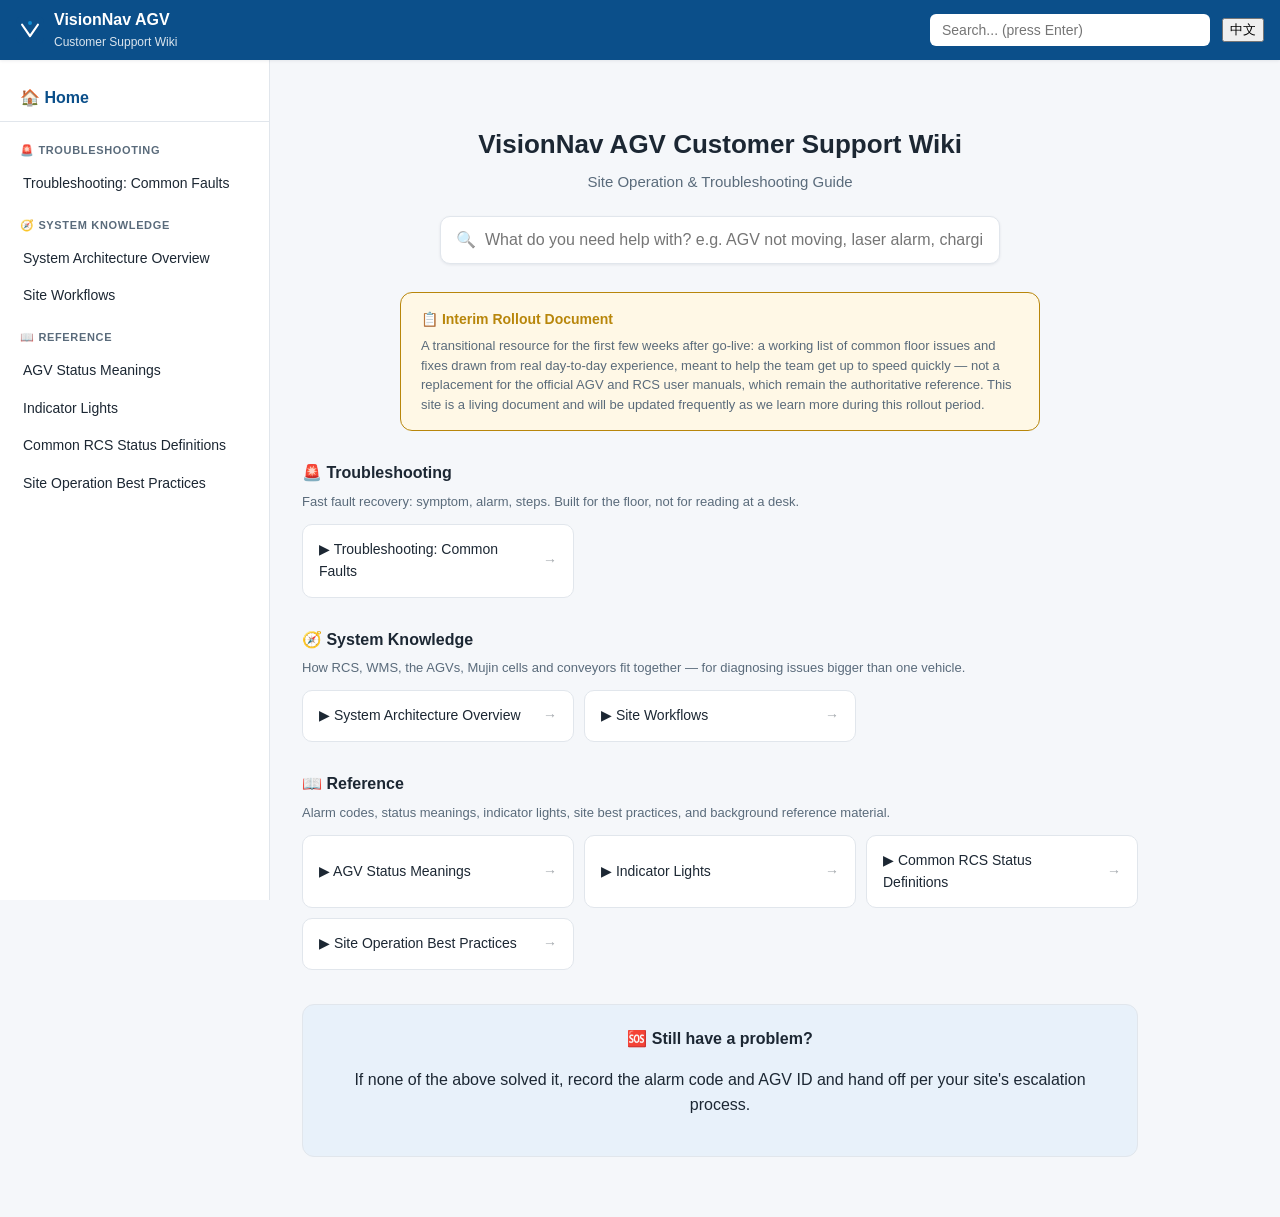
<file: index.html>
<!doctype html>
<html lang="en">
<head>
  <meta charset="utf-8" />
  <meta name="viewport" content="width=device-width, initial-scale=1" />
  <title>VisionNav AGV Customer Support Wiki</title>
  <meta name="description" content="VisionNav AGV Site Operation & Troubleshooting Guide for on-site operators and supervisors." />
  <link rel="icon" href="assets/logo.svg" type="image/svg+xml" />
  <link rel="stylesheet" href="assets/css/style.css" />
</head>
<body>
  <header class="vn-header">
    <button class="vn-menu-btn" id="menu-btn" aria-label="Open menu">☰</button>
    <a href="#/" class="vn-brand" style="color:#fff;">
      <img src="assets/logo.svg" alt="VisionNav" />
      <span>
        VisionNav AGV
        <span class="vn-brand-sub">Customer Support Wiki</span>
      </span>
    </a>
    <div class="vn-header-search">
      <input id="header-search-input" type="text" placeholder="Search... (press Enter)" autocomplete="off" />
    </div>
    <button class="vn-lang-btn" id="lang-btn" type="button" title="切换到中文" aria-label="切换到中文">中文</button>
  </header>

  <div class="vn-layout">
    <div class="vn-sidebar-overlay" id="sidebar-overlay"></div>
    <nav class="vn-sidebar" id="sidebar"></nav>
    <main class="vn-main" id="app">
      <div class="vn-loading">Loading…</div>
    </main>
  </div>

  <script src="assets/js/markdown.js"></script>
  <script src="assets/js/app.js"></script>
</body>
</html>
</file>
<file: assets/css/style.css>
/* VisionNav AGV Customer Support Wiki — stylesheet */

:root {
  --vn-blue: #0b4f8a;
  --vn-blue-dark: #073a68;
  --vn-blue-light: #e8f1fa;
  --vn-accent: #0f8fd6;
  --vn-red: #d64545;
  --vn-red-bg: #fdecec;
  --vn-yellow: #b8860b;
  --vn-yellow-bg: #fff8e6;
  --vn-green: #2f9e5b;
  --vn-green-bg: #eaf8ef;

  --bg: #f5f7fa;
  --surface: #ffffff;
  --text: #1c2733;
  --text-muted: #5a6b7b;
  --border: #e1e6ec;
  --sidebar-width: 270px;
  --header-height: 60px;
  --shadow: 0 1px 3px rgba(15, 30, 50, 0.08);
}

@media (prefers-color-scheme: dark) {
  :root {
    --bg: #0f1621;
    --surface: #17202c;
    --text: #e7edf3;
    --text-muted: #9aabbb;
    --border: #263241;
    --vn-blue-light: #12283c;
    --vn-red-bg: #3a1d1d;
    --vn-yellow-bg: #3a2f10;
    --vn-green-bg: #123322;
    --shadow: 0 1px 3px rgba(0, 0, 0, 0.4);
  }
}

* { box-sizing: border-box; }

html, body {
  margin: 0;
  padding: 0;
  background: var(--bg);
  color: var(--text);
  font-family: -apple-system, BlinkMacSystemFont, "Segoe UI", Roboto, "PingFang SC", "Microsoft YaHei", Arial, sans-serif;
  line-height: 1.55;
}

a { color: var(--vn-accent); text-decoration: none; }
a:hover { text-decoration: underline; }

/* Header */
.vn-header {
  position: fixed;
  top: 0; left: 0; right: 0;
  height: var(--header-height);
  background: var(--vn-blue);
  color: #fff;
  display: flex;
  align-items: center;
  padding: 0 16px;
  z-index: 100;
  box-shadow: var(--shadow);
  gap: 12px;
}
.vn-header .vn-menu-btn {
  display: none;
  background: none;
  border: none;
  color: #fff;
  font-size: 22px;
  cursor: pointer;
  padding: 4px 8px;
}
.vn-brand {
  display: flex;
  align-items: center;
  gap: 10px;
  color: #fff;
  font-weight: 600;
  font-size: 16px;
}
.vn-brand img, .vn-brand svg { height: 28px; width: 28px; }
.vn-brand .vn-brand-sub {
  font-weight: 400;
  font-size: 12px;
  opacity: 0.85;
  display: block;
}
.vn-header-search {
  margin-left: auto;
  width: 280px;
  max-width: 40vw;
}
.vn-header-search input {
  width: 100%;
  padding: 8px 12px;
  border-radius: 6px;
  border: none;
  font-size: 14px;
}

/* Layout */
.vn-layout {
  display: flex;
  margin-top: var(--header-height);
  min-height: calc(100vh - var(--header-height));
}

.vn-sidebar {
  width: var(--sidebar-width);
  flex-shrink: 0;
  background: var(--surface);
  border-right: 1px solid var(--border);
  position: fixed;
  top: var(--header-height);
  bottom: 0;
  left: 0;
  overflow-y: auto;
  padding: 16px 0 40px;
  z-index: 90;
}
.vn-sidebar h3 {
  font-size: 11px;
  text-transform: uppercase;
  letter-spacing: 0.06em;
  color: var(--text-muted);
  padding: 14px 20px 6px;
  margin: 0;
}
.vn-sidebar a.vn-nav-link {
  display: flex;
  align-items: center;
  gap: 8px;
  padding: 8px 20px;
  color: var(--text);
  font-size: 14px;
  border-left: 3px solid transparent;
}
.vn-sidebar a.vn-nav-link:hover {
  background: var(--vn-blue-light);
  text-decoration: none;
}
.vn-sidebar a.vn-nav-link.active {
  background: var(--vn-blue-light);
  border-left-color: var(--vn-blue);
  font-weight: 600;
}
.vn-sidebar a.vn-home-link {
  display: block;
  padding: 10px 20px;
  font-weight: 600;
  color: var(--vn-blue);
  border-bottom: 1px solid var(--border);
  margin-bottom: 6px;
}
@media (prefers-color-scheme: dark) {
  .vn-sidebar a.vn-home-link { color: var(--vn-accent); }
}

.vn-badge-dot {
  width: 8px; height: 8px; border-radius: 50%; flex-shrink: 0;
}
.vn-badge-dot.red { background: var(--vn-red); }
.vn-badge-dot.yellow { background: var(--vn-yellow); }
.vn-badge-dot.green { background: var(--vn-green); }

.vn-sidebar-overlay {
  display: none;
}

.vn-main {
  margin-left: var(--sidebar-width);
  flex: 1;
  padding: 28px 32px 60px;
  max-width: 900px;
}

/* Breadcrumb */
.vn-breadcrumb {
  font-size: 13px;
  color: var(--text-muted);
  margin-bottom: 18px;
}
.vn-breadcrumb a { color: var(--text-muted); }
.vn-breadcrumb .sep { margin: 0 6px; }
.vn-breadcrumb .current { color: var(--text); font-weight: 500; }

/* Home page */
.vn-home-hero {
  text-align: center;
  padding: 36px 16px 28px;
}
.vn-home-hero h1 {
  font-size: 26px;
  margin: 0 0 6px;
}
.vn-home-hero p.vn-tagline {
  color: var(--text-muted);
  margin: 0 0 22px;
  font-size: 15px;
}
.vn-search-box {
  max-width: 560px;
  margin: 0 auto;
  position: relative;
}
.vn-search-box input {
  width: 100%;
  padding: 14px 16px 14px 44px;
  font-size: 16px;
  border: 1px solid var(--border);
  border-radius: 10px;
  background: var(--surface);
  color: var(--text);
  box-shadow: var(--shadow);
}
.vn-search-box .icon {
  position: absolute;
  left: 16px; top: 50%;
  transform: translateY(-50%);
  font-size: 16px;
  opacity: 0.6;
}
.vn-search-results {
  max-width: 560px;
  margin: 8px auto 0;
  text-align: left;
  background: var(--surface);
  border: 1px solid var(--border);
  border-radius: 10px;
  box-shadow: var(--shadow);
  overflow: hidden;
  display: none;
}
.vn-search-results.open { display: block; }
.vn-search-results a {
  display: block;
  padding: 10px 16px;
  border-bottom: 1px solid var(--border);
  color: var(--text);
  font-size: 14px;
}
.vn-search-results a:last-child { border-bottom: none; }
.vn-search-results a:hover { background: var(--vn-blue-light); text-decoration: none; }
.vn-search-results .vn-result-cat {
  font-size: 11px;
  color: var(--text-muted);
  text-transform: uppercase;
  margin-left: 6px;
}
.vn-search-empty {
  padding: 14px 16px;
  color: var(--text-muted);
  font-size: 14px;
}

.vn-home-section {
  margin: 30px 0;
}
.vn-home-section h2 {
  font-size: 16px;
  margin: 0 0 12px;
  display: flex;
  align-items: center;
  gap: 8px;
}
.vn-section-desc {
  margin: -6px 0 12px;
  color: var(--text-muted);
  font-size: 13px;
}
.vn-tile-grid {
  display: grid;
  grid-template-columns: repeat(auto-fill, minmax(240px, 1fr));
  gap: 10px;
}
.vn-tile {
  display: flex;
  align-items: center;
  gap: 10px;
  padding: 14px 16px;
  background: var(--surface);
  border: 1px solid var(--border);
  border-radius: 10px;
  color: var(--text);
  font-size: 14px;
  font-weight: 500;
  transition: transform 0.1s ease, box-shadow 0.1s ease;
}
.vn-tile:hover {
  text-decoration: none;
  box-shadow: var(--shadow);
  transform: translateY(-1px);
  border-color: var(--vn-accent);
}
.vn-tile .vn-tile-arrow { margin-left: auto; opacity: 0.4; }

.vn-help-banner {
  margin-top: 34px;
  padding: 22px;
  background: var(--vn-blue-light);
  border: 1px solid var(--border);
  border-radius: 12px;
  text-align: center;
}
.vn-help-banner h2 { margin: 0 0 8px; font-size: 16px; }
.vn-help-banner .vn-btn { margin-top: 10px; }

.vn-notice-banner {
  max-width: 640px;
  margin: 0 auto 8px;
  padding: 16px 20px;
  background: var(--vn-yellow-bg);
  border: 1px solid var(--vn-yellow);
  border-radius: 12px;
  text-align: left;
}
.vn-notice-banner h2 {
  margin: 0 0 6px;
  font-size: 14px;
  color: var(--vn-yellow);
}
.vn-notice-banner p {
  margin: 0;
  font-size: 13px;
  color: var(--text-muted);
  line-height: 1.5;
}

.vn-btn {
  display: inline-block;
  background: var(--vn-blue);
  color: #fff;
  padding: 10px 20px;
  border-radius: 8px;
  font-size: 14px;
  font-weight: 600;
}
.vn-btn:hover { background: var(--vn-blue-dark); text-decoration: none; color: #fff; }

/* Article page */
.vn-article-header { margin-bottom: 18px; }
.vn-article-header h1 { margin: 0 0 10px; font-size: 24px; }
.vn-meta-row {
  display: flex;
  flex-wrap: wrap;
  gap: 8px;
  margin-bottom: 4px;
}
.vn-pill {
  display: inline-flex;
  align-items: center;
  gap: 5px;
  font-size: 12px;
  font-weight: 600;
  padding: 4px 10px;
  border-radius: 999px;
  border: 1px solid transparent;
}
.vn-pill.severity-red { background: var(--vn-red-bg); color: var(--vn-red); border-color: var(--vn-red); }
.vn-pill.severity-yellow { background: var(--vn-yellow-bg); color: var(--vn-yellow); border-color: var(--vn-yellow); }
.vn-pill.severity-green { background: var(--vn-green-bg); color: var(--vn-green); border-color: var(--vn-green); }
.vn-pill.level-1 { background: var(--vn-green-bg); color: var(--vn-green); }
.vn-pill.level-2 { background: var(--vn-yellow-bg); color: var(--vn-yellow); }
.vn-pill.level-3 { background: var(--vn-red-bg); color: var(--vn-red); }
.vn-pill.alarm { background: var(--vn-blue-light); color: var(--vn-blue); }
@media (prefers-color-scheme: dark) {
  .vn-pill.alarm { color: var(--vn-accent); }
}

.vn-article-body { font-size: 15px; }
.vn-article-body h2 {
  font-size: 17px;
  margin: 28px 0 10px;
  padding-bottom: 6px;
  border-bottom: 1px solid var(--border);
}
.vn-article-body h3 { font-size: 15px; margin: 18px 0 8px; }
.vn-article-body p { margin: 0 0 12px; }
.vn-article-body ul, .vn-article-body ol { padding-left: 22px; margin: 0 0 14px; }
.vn-article-body li { margin-bottom: 6px; }
.vn-article-body code {
  background: var(--vn-blue-light);
  padding: 1px 5px;
  border-radius: 4px;
  font-size: 0.9em;
}
.vn-article-body table {
  width: 100%;
  border-collapse: collapse;
  margin: 0 0 16px;
  font-size: 14px;
  display: block;
  overflow-x: auto;
}
.vn-article-body th, .vn-article-body td {
  border: 1px solid var(--border);
  padding: 8px 10px;
  text-align: left;
}
.vn-article-body th { background: var(--vn-blue-light); }
.vn-article-body strong { color: var(--text); }
.vn-article-body blockquote {
  border-left: 3px solid var(--vn-accent);
  margin: 0 0 14px;
  padding: 4px 14px;
  color: var(--text-muted);
  background: var(--vn-blue-light);
  border-radius: 0 6px 6px 0;
}

.vn-article-footer {
  margin-top: 34px;
  padding-top: 18px;
  border-top: 1px solid var(--border);
}

.vn-loading, .vn-error {
  padding: 40px 0;
  text-align: center;
  color: var(--text-muted);
}

.vn-footer {
  margin-left: var(--sidebar-width);
  padding: 24px 32px 40px;
  font-size: 13px;
  color: var(--text-muted);
  border-top: 1px solid var(--border);
}

/* Responsive */
@media (max-width: 900px) {
  :root { --sidebar-width: 240px; }
}

@media (max-width: 760px) {
  .vn-header .vn-menu-btn { display: inline-block; }
  .vn-header-search { display: none; }
  .vn-sidebar {
    transform: translateX(-100%);
    transition: transform 0.2s ease;
    width: 80vw;
    max-width: 300px;
    box-shadow: 2px 0 12px rgba(0,0,0,0.15);
  }
  .vn-sidebar.open { transform: translateX(0); }
  .vn-sidebar-overlay {
    display: none;
    position: fixed;
    inset: var(--header-height) 0 0 0;
    background: rgba(0,0,0,0.35);
    z-index: 80;
  }
  .vn-sidebar-overlay.open { display: block; }
  .vn-main { margin-left: 0; padding: 20px 16px 50px; }
  .vn-footer { margin-left: 0; padding: 20px 16px 30px; }
  .vn-tile-grid { grid-template-columns: 1fr; }
}
</file>
